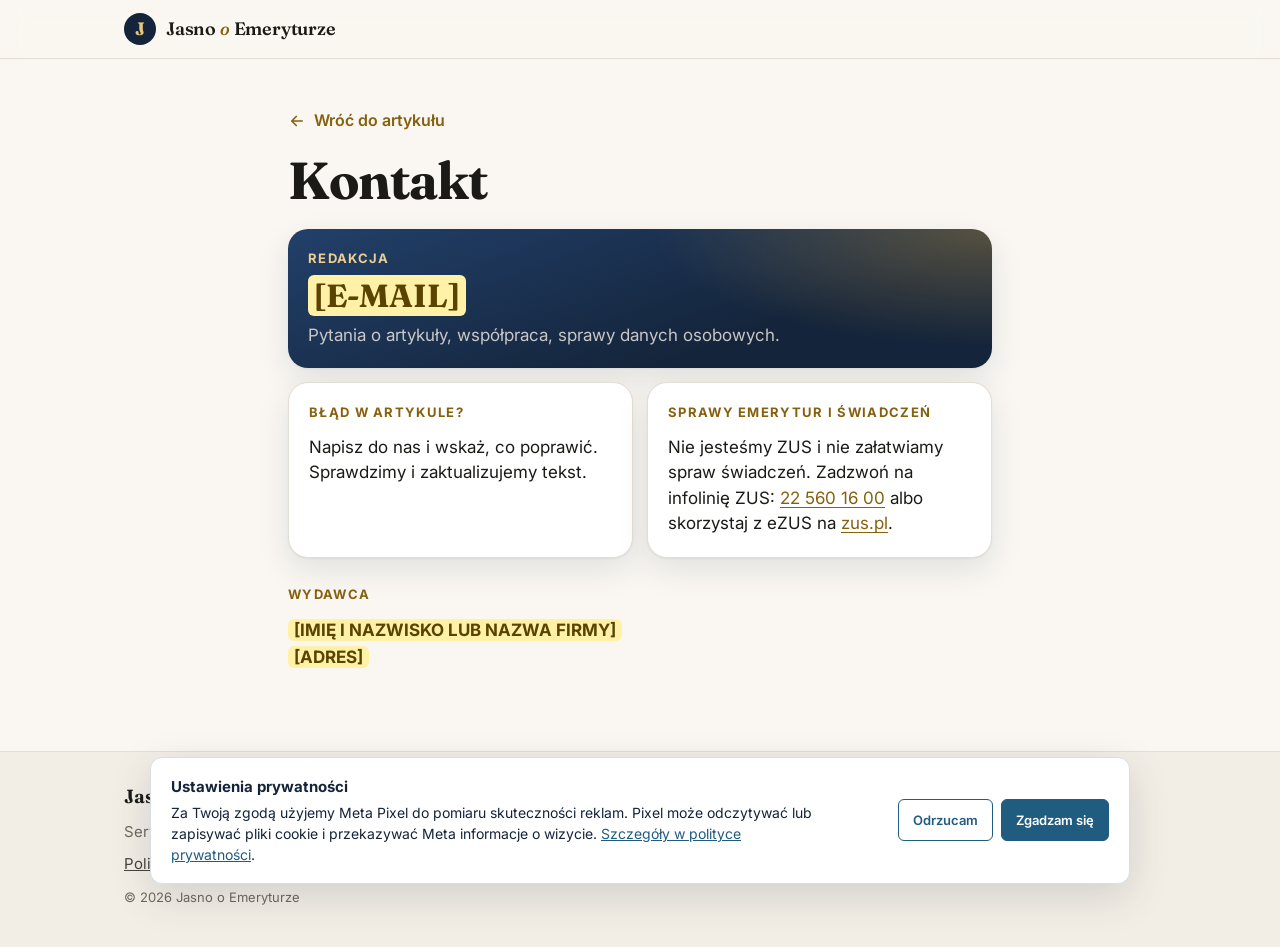
<file: kontakt.html>
<!doctype html>
<html lang="pl">
<head>
  <meta charset="utf-8">
  <meta name="viewport" content="width=device-width, initial-scale=1, viewport-fit=cover">
  <title>Kontakt · Jasno o Emeryturze</title>
  <meta name="description" content="Kontakt z redakcją serwisu Jasno o Emeryturze.">
  <meta name="theme-color" content="#14243A">
  <link rel="preconnect" href="https://fonts.googleapis.com">
  <link rel="preconnect" href="https://fonts.gstatic.com" crossorigin>
  <link href="https://fonts.googleapis.com/css2?family=Fraunces:opsz,wght@9..144,500..700&family=Inter:wght@400..800&display=swap" rel="stylesheet">
  <link rel="stylesheet" href="style.css">
  <script defer src="pixel-consent.js"></script>
</head>
<body>
  <header class="site-header">
    <div class="wrap header-inner">
      <a class="brand" href="index.html" aria-label="Jasno o Emeryturze, strona główna">
        <span class="brand-mark" aria-hidden="true">J</span>
        <span class="brand-name">Jasno <i>o</i> Emeryturze</span>
      </a>
    </div>
  </header>

  <main class="doc wrap-narrow">
    <a class="back-link" href="index.html">
      <svg viewBox="0 0 24 24" width="18" height="18" aria-hidden="true"><path d="M19 12H6M11 6l-6 6 6 6" fill="none" stroke="currentColor" stroke-width="2.2" stroke-linecap="round" stroke-linejoin="round"/></svg>
      Wróć do artykułu
    </a>

    <h1>Kontakt</h1>

    <div class="contact-cards">
      <section class="contact-card contact-card-main">
        <p class="contact-kicker">Redakcja</p>
        <a class="contact-email" href="mailto:"><mark class="fill">[E-MAIL]</mark></a>
        <p>Pytania o artykuły, współpraca, sprawy danych osobowych.</p>
      </section>

      <section class="contact-card">
        <p class="contact-kicker">Błąd w artykule?</p>
        <p>Napisz do nas i wskaż, co poprawić. Sprawdzimy i zaktualizujemy tekst.</p>
      </section>

      <section class="contact-card">
        <p class="contact-kicker">Sprawy emerytur i świadczeń</p>
        <p>Nie jesteśmy ZUS i nie załatwiamy spraw świadczeń. Zadzwoń na infolinię ZUS: <a href="tel:+48225601600">22&nbsp;560&nbsp;16&nbsp;00</a> albo skorzystaj z eZUS na <a href="https://www.zus.pl/" target="_blank" rel="noopener">zus.pl</a>.</p>
      </section>
    </div>

    <section class="publisher">
      <p class="contact-kicker">Wydawca</p>
      <p><mark class="fill">[IMIĘ I NAZWISKO LUB NAZWA FIRMY]</mark><br><mark class="fill">[ADRES]</mark></p>
    </section>
  </main>

  <footer class="site-footer site-footer-doc">
    <div class="wrap footer-inner">
      <p class="footer-brand">Jasno <i>o</i> Emeryturze</p>
      <p>Serwis informacyjny. Nie jesteśmy Zakładem Ubezpieczeń Społecznych i&nbsp;nie pośredniczymy w&nbsp;wypłacie świadczeń.</p>
      <nav class="footer-links" aria-label="Informacje">
        <a href="polityka-prywatnosci.html">Polityka prywatności</a>
        <a href="kontakt.html" aria-current="page">Kontakt</a>
      </nav>
      <p class="footer-copy">© 2026 Jasno o Emeryturze</p>
    </div>
  </footer>
</body>
</html>
</file>
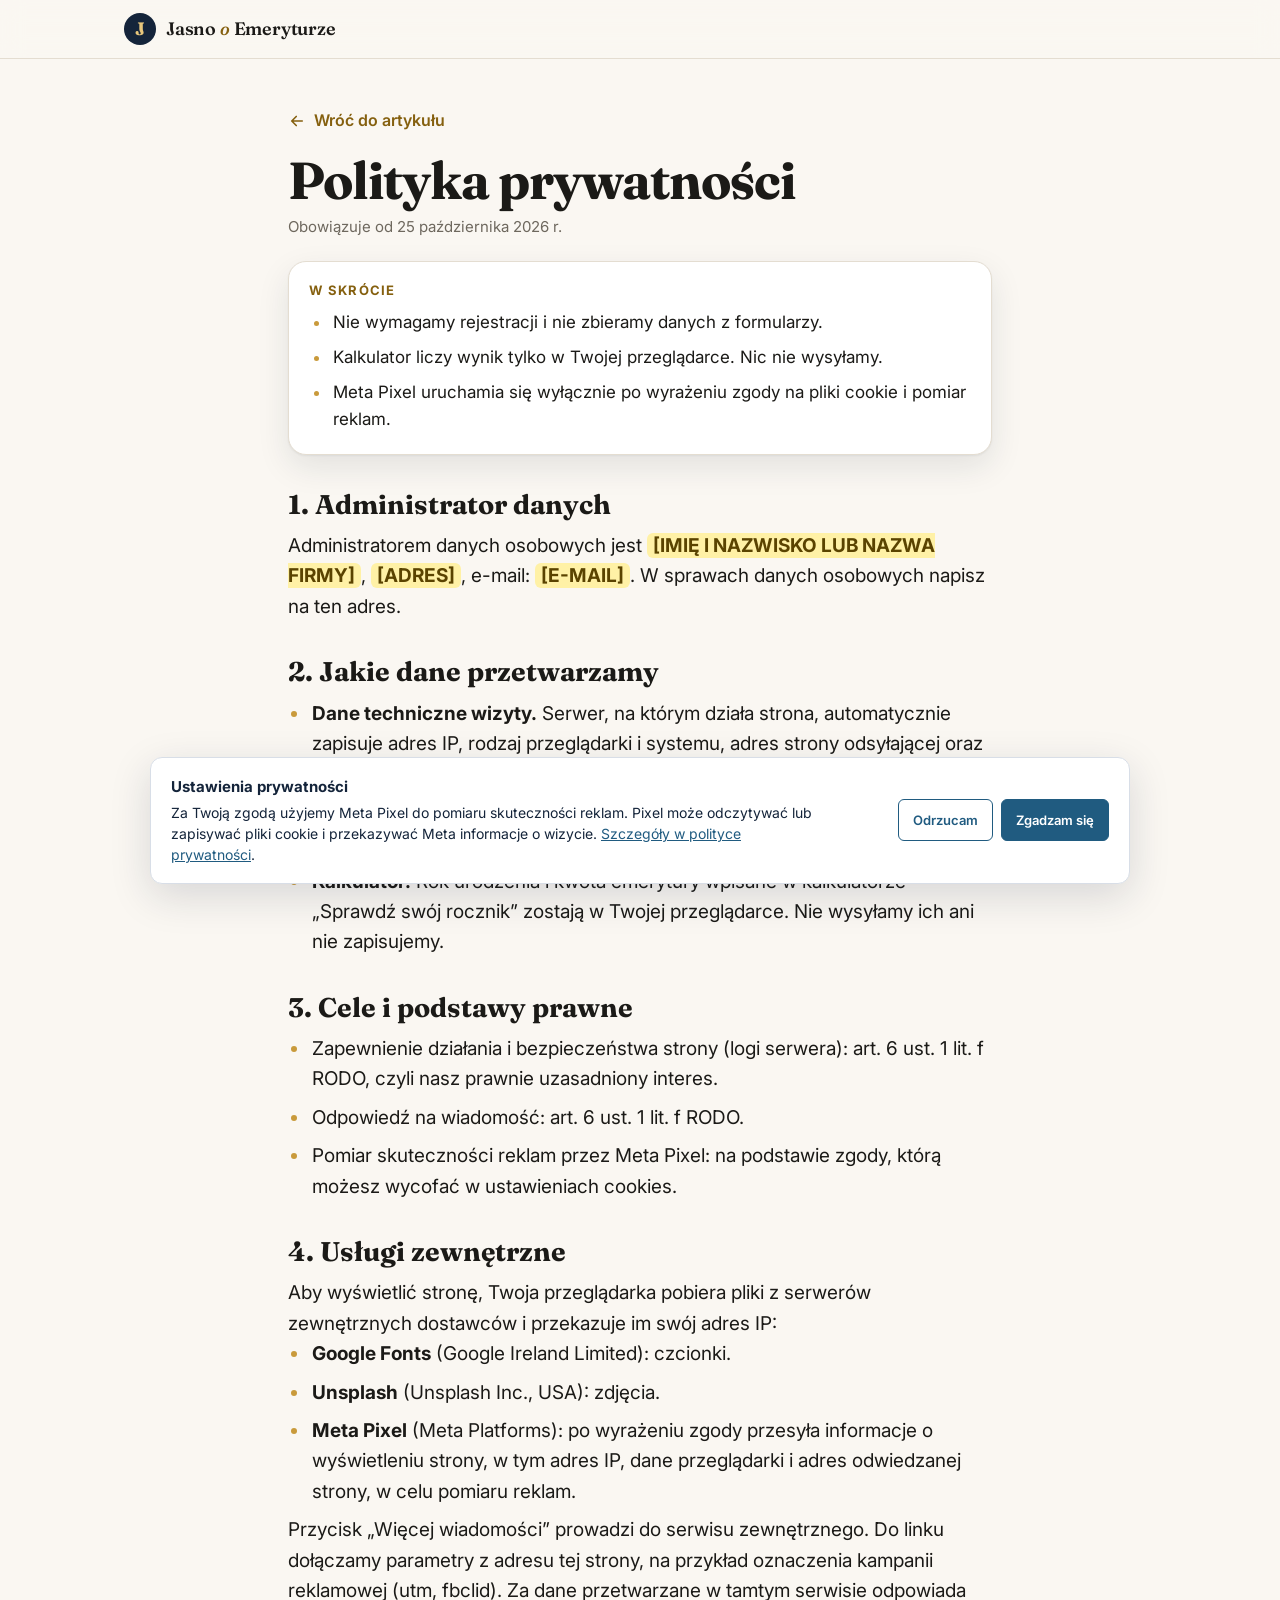
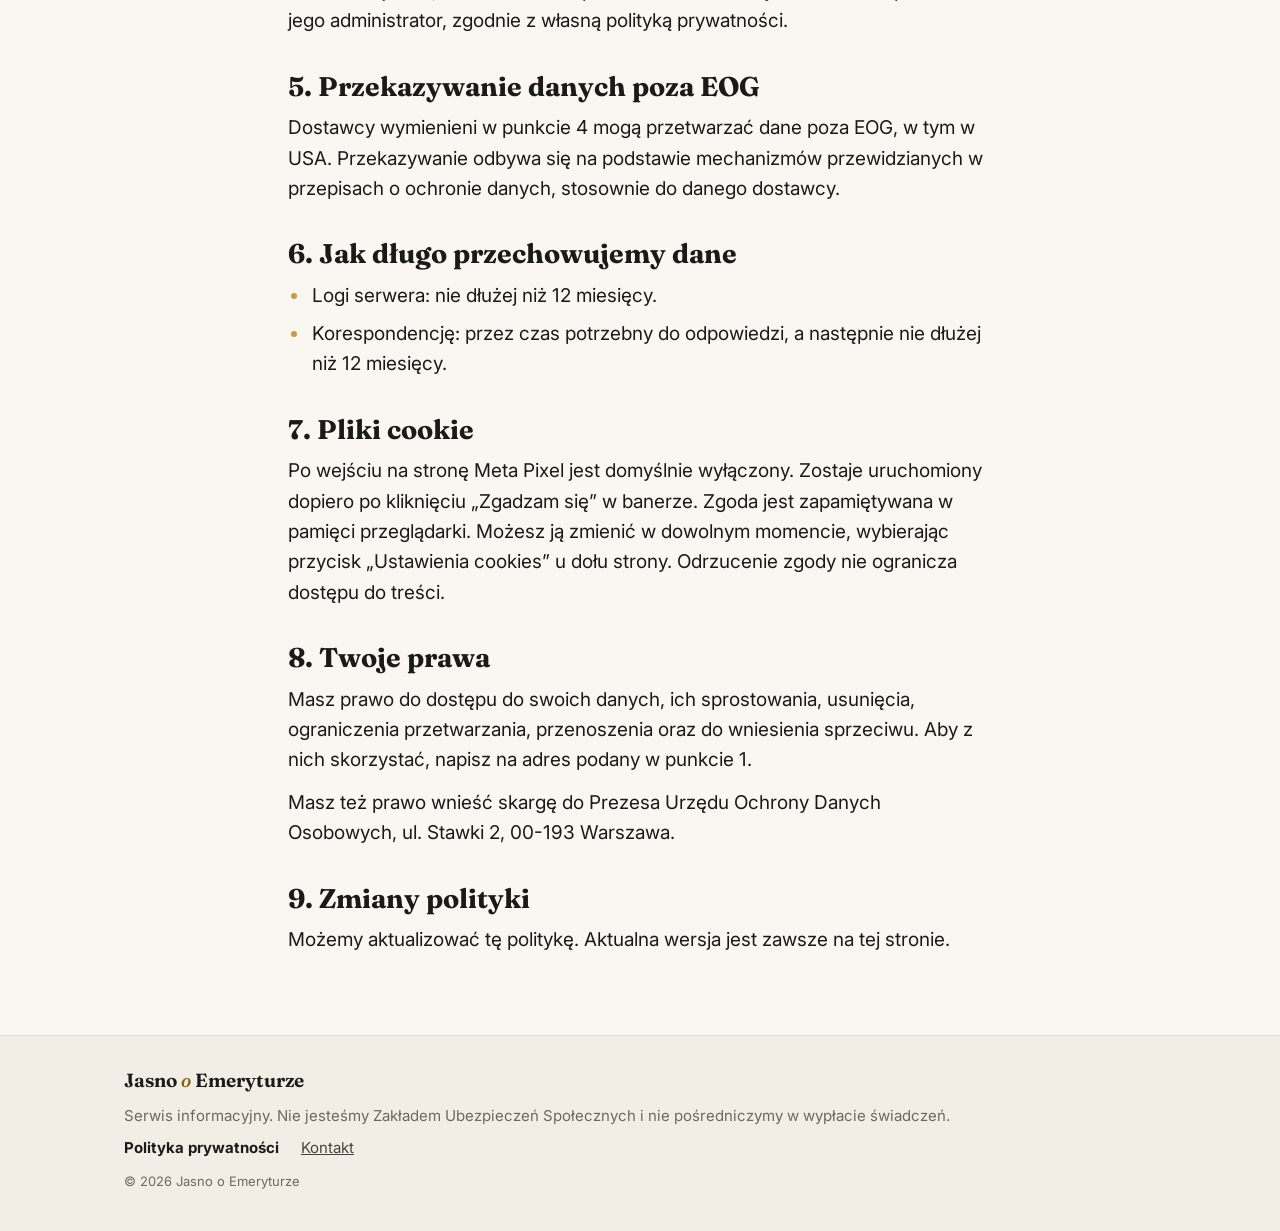
<file: polityka-prywatnosci.html>
<!doctype html>
<html lang="pl">
<head>
  <meta charset="utf-8">
  <meta name="viewport" content="width=device-width, initial-scale=1, viewport-fit=cover">
  <title>Polityka prywatności · Jasno o Emeryturze</title>
  <meta name="description" content="Polityka prywatności serwisu Jasno o Emeryturze: jakie dane zbieramy, w jakim celu i jakie masz prawa.">
  <meta name="theme-color" content="#14243A">
  <link rel="preconnect" href="https://fonts.googleapis.com">
  <link rel="preconnect" href="https://fonts.gstatic.com" crossorigin>
  <link href="https://fonts.googleapis.com/css2?family=Fraunces:opsz,wght@9..144,500..700&family=Inter:wght@400..800&display=swap" rel="stylesheet">
  <link rel="stylesheet" href="style.css">
  <script defer src="pixel-consent.js"></script>
</head>
<body>
  <header class="site-header">
    <div class="wrap header-inner">
      <a class="brand" href="index.html" aria-label="Jasno o Emeryturze, strona główna">
        <span class="brand-mark" aria-hidden="true">J</span>
        <span class="brand-name">Jasno <i>o</i> Emeryturze</span>
      </a>
    </div>
  </header>

  <main class="doc wrap-narrow">
    <a class="back-link" href="index.html">
      <svg viewBox="0 0 24 24" width="18" height="18" aria-hidden="true"><path d="M19 12H6M11 6l-6 6 6 6" fill="none" stroke="currentColor" stroke-width="2.2" stroke-linecap="round" stroke-linejoin="round"/></svg>
      Wróć do artykułu
    </a>

    <h1>Polityka prywatności</h1>
    <p class="doc-date">Obowiązuje od 25 października 2026 r.</p>

    <section class="doc-summary" aria-label="W skrócie">
      <p class="doc-summary-title">W skrócie</p>
      <ul>
        <li>Nie wymagamy rejestracji i nie zbieramy danych z formularzy.</li>
        <li>Kalkulator liczy wynik tylko w Twojej przeglądarce. Nic nie wysyłamy.</li>
        <li>Meta Pixel uruchamia się wyłącznie po wyrażeniu zgody na pliki cookie i pomiar reklam.</li>
      </ul>
    </section>

    <h2>1. Administrator danych</h2>
    <p>Administratorem danych osobowych jest <mark class="fill">[IMIĘ I NAZWISKO LUB NAZWA FIRMY]</mark>, <mark class="fill">[ADRES]</mark>, e-mail: <mark class="fill">[E-MAIL]</mark>. W sprawach danych osobowych napisz na ten adres.</p>

    <h2>2. Jakie dane przetwarzamy</h2>
    <ul>
      <li><b>Dane techniczne wizyty.</b> Serwer, na którym działa strona, automatycznie zapisuje adres IP, rodzaj przeglądarki i systemu, adres strony odsyłającej oraz datę i godzinę wizyty (logi serwera).</li>
      <li><b>Korespondencja.</b> Jeśli napiszesz do nas e-mail, przetwarzamy Twój adres e-mail i treść wiadomości.</li>
      <li><b>Kalkulator.</b> Rok urodzenia i kwota emerytury wpisane w kalkulatorze „Sprawdź swój rocznik” zostają w Twojej przeglądarce. Nie wysyłamy ich ani nie zapisujemy.</li>
    </ul>

    <h2>3. Cele i podstawy prawne</h2>
    <ul>
      <li>Zapewnienie działania i bezpieczeństwa strony (logi serwera): art. 6 ust. 1 lit. f RODO, czyli nasz prawnie uzasadniony interes.</li>
      <li>Odpowiedź na wiadomość: art. 6 ust. 1 lit. f RODO.</li>
      <li>Pomiar skuteczności reklam przez Meta Pixel: na podstawie zgody, którą możesz wycofać w ustawieniach cookies.</li>
    </ul>

    <h2>4. Usługi zewnętrzne</h2>
    <p>Aby wyświetlić stronę, Twoja przeglądarka pobiera pliki z serwerów zewnętrznych dostawców i przekazuje im swój adres IP:</p>
    <ul>
      <li><b>Google Fonts</b> (Google Ireland Limited): czcionki.</li>
      <li><b>Unsplash</b> (Unsplash Inc., USA): zdjęcia.</li>
      <li><b>Meta Pixel</b> (Meta Platforms): po wyrażeniu zgody przesyła informacje o wyświetleniu strony, w tym adres IP, dane przeglądarki i adres odwiedzanej strony, w celu pomiaru reklam.</li>
    </ul>
    <p>Przycisk „Więcej wiadomości” prowadzi do serwisu zewnętrznego. Do linku dołączamy parametry z adresu tej strony, na przykład oznaczenia kampanii reklamowej (utm, fbclid). Za dane przetwarzane w tamtym serwisie odpowiada jego administrator, zgodnie z własną polityką prywatności.</p>

    <h2>5. Przekazywanie danych poza EOG</h2>
    <p>Dostawcy wymienieni w punkcie 4 mogą przetwarzać dane poza EOG, w tym w USA. Przekazywanie odbywa się na podstawie mechanizmów przewidzianych w przepisach o ochronie danych, stosownie do danego dostawcy.</p>

    <h2>6. Jak długo przechowujemy dane</h2>
    <ul>
      <li>Logi serwera: nie dłużej niż 12 miesięcy.</li>
      <li>Korespondencję: przez czas potrzebny do odpowiedzi, a następnie nie dłużej niż 12 miesięcy.</li>
    </ul>

    <h2>7. Pliki cookie</h2>
    <p>Po wejściu na stronę Meta Pixel jest domyślnie wyłączony. Zostaje uruchomiony dopiero po kliknięciu „Zgadzam się” w banerze. Zgoda jest zapamiętywana w pamięci przeglądarki. Możesz ją zmienić w dowolnym momencie, wybierając przycisk „Ustawienia cookies” u dołu strony. Odrzucenie zgody nie ogranicza dostępu do treści.</p>

    <h2>8. Twoje prawa</h2>
    <p>Masz prawo do dostępu do swoich danych, ich sprostowania, usunięcia, ograniczenia przetwarzania, przenoszenia oraz do wniesienia sprzeciwu. Aby z nich skorzystać, napisz na adres podany w punkcie 1.</p>
    <p>Masz też prawo wnieść skargę do Prezesa Urzędu Ochrony Danych Osobowych, ul. Stawki 2, 00-193 Warszawa.</p>

    <h2>9. Zmiany polityki</h2>
    <p>Możemy aktualizować tę politykę. Aktualna wersja jest zawsze na tej stronie.</p>
  </main>

  <footer class="site-footer site-footer-doc">
    <div class="wrap footer-inner">
      <p class="footer-brand">Jasno <i>o</i> Emeryturze</p>
      <p>Serwis informacyjny. Nie jesteśmy Zakładem Ubezpieczeń Społecznych i&nbsp;nie pośredniczymy w&nbsp;wypłacie świadczeń.</p>
      <nav class="footer-links" aria-label="Informacje">
        <a href="polityka-prywatnosci.html" aria-current="page">Polityka prywatności</a>
        <a href="kontakt.html">Kontakt</a>
      </nav>
      <p class="footer-copy">© 2026 Jasno o Emeryturze</p>
    </div>
  </footer>
</body>
</html>
</file>
<file: style.css>
/* ---------- Цвета и шрифты ---------- */
:root {
  --paper: #faf7f2;
  --paper-2: #f3eee5;
  --card: #ffffff;
  --ink: #1b1a17;
  --ink-2: #47433c;
  --muted: #6e685e;
  --line: #e4ddd1;
  --navy: #14243a;
  --navy-2: #1f3858;
  --gold: #c99a3b;
  --gold-2: #e8c77c;
  --gold-ink: #85600f;
  --gold-soft: #f7ecd4;
  --hot: #d13b2a;
  --hot-soft: #fbe6e2;
  --ok: #2b7353;
  --ok-soft: #e2f1e8;
  --warn: #a2402e;
  --focus: #c99a3b;
  --shadow: 0 1px 2px rgba(20, 36, 58, .06), 0 12px 32px rgba(20, 36, 58, .1);
  --serif: "Fraunces", Georgia, "Times New Roman", serif;
  --sans: "Inter", system-ui, -apple-system, "Segoe UI", Roboto, Arial, sans-serif;
  color-scheme: light;
}

@media (prefers-color-scheme: dark) {
  :root:not([data-theme="light"]) {
    --paper: #11151b;
    --paper-2: #171c24;
    --card: #1a2029;
    --ink: #ede8df;
    --ink-2: #cdc6ba;
    --muted: #9d968a;
    --line: #2a313c;
    --navy: #22406a;
    --navy-2: #2b4f80;
    --gold: #d6aa52;
    --gold-2: #ecd08f;
    --gold-ink: #e2bd6c;
    --gold-soft: #2a2416;
    --hot: #f0715f;
    --hot-soft: #2e1916;
    --ok: #6cc59a;
    --ok-soft: #17291f;
    --warn: #ec8f7c;
    --shadow: 0 1px 2px rgba(0, 0, 0, .3), 0 12px 32px rgba(0, 0, 0, .4);
    color-scheme: dark;
  }
}

:root[data-theme="dark"] {
  --paper: #11151b;
  --paper-2: #171c24;
  --card: #1a2029;
  --ink: #ede8df;
  --ink-2: #cdc6ba;
  --muted: #9d968a;
  --line: #2a313c;
  --navy: #22406a;
  --navy-2: #2b4f80;
  --gold: #d6aa52;
  --gold-2: #ecd08f;
  --gold-ink: #e2bd6c;
  --gold-soft: #2a2416;
  --hot: #f0715f;
  --hot-soft: #2e1916;
  --ok: #6cc59a;
  --ok-soft: #17291f;
  --warn: #ec8f7c;
  --shadow: 0 1px 2px rgba(0, 0, 0, .3), 0 12px 32px rgba(0, 0, 0, .4);
  color-scheme: dark;
}

/* ---------- Основа ---------- */
*, *::before, *::after { box-sizing: border-box; }

html {
  -webkit-text-size-adjust: 100%;
  scroll-behavior: smooth;
  scroll-padding-top: 72px;
}

body {
  margin: 0;
  background: var(--paper);
  color: var(--ink);
  font-family: var(--sans);
  font-size: 19px;
  line-height: 1.6;
  -webkit-font-smoothing: antialiased;
  text-rendering: optimizeLegibility;
}

img, svg { display: block; max-width: 100%; }
a { color: inherit; }
button, input { font: inherit; color: inherit; }
button { cursor: pointer; }
p { margin: 0; }

:focus-visible {
  outline: 3px solid var(--focus);
  outline-offset: 3px;
  border-radius: 10px;
}

.wrap {
  width: 100%;
  max-width: 1080px;
  margin-inline: auto;
  padding-inline: 16px;
}

.wrap-narrow {
  width: 100%;
  max-width: 752px;
  margin-inline: auto;
  padding-inline: 16px;
}

@media (min-width: 640px) {
  .wrap, .wrap-narrow { padding-inline: 24px; }
}

@media (min-width: 1800px) {
  body { font-size: 20px; }
  .wrap { max-width: 1160px; }
  .wrap-narrow { max-width: 820px; }
}

/* ---------- Полоса прогресса чтения ---------- */
.progress {
  position: fixed;
  inset: 0 0 auto 0;
  height: 3px;
  z-index: 60;
  pointer-events: none;
}

.progress span {
  display: block;
  height: 100%;
  transform-origin: 0 50%;
  transform: scaleX(0);
  background: linear-gradient(90deg, var(--gold), var(--gold-2));
}

/* ---------- Шапка ---------- */
.site-header {
  position: sticky;
  top: 0;
  z-index: 50;
  background: color-mix(in srgb, var(--paper) 88%, transparent);
  -webkit-backdrop-filter: saturate(160%) blur(12px);
  backdrop-filter: saturate(160%) blur(12px);
  border-bottom: 1px solid var(--line);
}

.header-inner {
  display: flex;
  align-items: center;
  justify-content: space-between;
  gap: 12px;
  height: 58px;
}

.brand {
  display: inline-flex;
  align-items: center;
  gap: 10px;
  min-width: 0;
  text-decoration: none;
}

.brand-mark {
  flex: none;
  display: grid;
  place-items: center;
  width: 32px;
  height: 32px;
  border-radius: 50%;
  background: var(--navy);
  color: var(--gold-2);
  font-family: var(--serif);
  font-weight: 700;
  font-size: 18px;
  line-height: 1;
}

.brand-name {
  font-family: var(--serif);
  font-weight: 600;
  font-size: 18px;
  letter-spacing: -.01em;
  white-space: nowrap;
}

.brand-name i { font-weight: 500; color: var(--gold-ink); }

.header-cta {
  flex: none;
  padding: 8px 14px;
  border-radius: 999px;
  background: var(--navy);
  color: var(--gold-2);
  font-size: 14px;
  font-weight: 700;
  text-decoration: none;
  white-space: nowrap;
}

@media (max-width: 479px) {
  .header-cta { display: none; }
}

@media (hover: hover) {
  .header-cta:hover { background: var(--navy-2); }
}

/* ---------- Заголовок ---------- */
.article-head { padding-top: 26px; }

@media (min-width: 760px) {
  .article-head { padding-top: 48px; text-align: center; }
}

.badge {
  display: inline-flex;
  align-items: center;
  gap: 8px;
  margin-bottom: 14px;
  padding: 6px 12px 6px 10px;
  border-radius: 999px;
  background: var(--hot-soft);
  color: var(--hot);
  font-size: 13px;
  font-weight: 700;
  letter-spacing: .06em;
  text-transform: uppercase;
}

.badge-dot {
  width: 8px;
  height: 8px;
  border-radius: 50%;
  background: var(--hot);
  box-shadow: 0 0 0 0 color-mix(in srgb, var(--hot) 60%, transparent);
  animation: pulse 1.8s ease-out infinite;
}

@keyframes pulse {
  0% { box-shadow: 0 0 0 0 color-mix(in srgb, var(--hot) 55%, transparent); }
  100% { box-shadow: 0 0 0 10px color-mix(in srgb, var(--hot) 0%, transparent); }
}

h1 {
  margin: 0 0 14px;
  font-family: var(--serif);
  font-weight: 700;
  font-size: clamp(33px, 7.4vw, 60px);
  line-height: 1.04;
  letter-spacing: -.02em;
  text-wrap: balance;
}

.lead {
  margin-bottom: 12px;
  font-size: clamp(19px, 2.6vw, 23px);
  line-height: 1.45;
  color: var(--ink-2);
  text-wrap: balance;
}

.lead b {
  color: var(--ink);
  font-weight: 700;
  background: linear-gradient(transparent 62%, color-mix(in srgb, var(--gold) 45%, transparent) 62%);
  padding: 0 2px;
}

.byline { font-size: 14px; color: var(--muted); }

/* ---------- Главное фото ---------- */
.hero { margin: 20px auto 0; }

@media (min-width: 760px) {
  .hero { margin-top: 34px; }
}

.hero-photo {
  position: relative;
  overflow: hidden;
  border-radius: 24px;
  aspect-ratio: 4 / 3;
  background: var(--paper-2);
  box-shadow: var(--shadow);
}

@media (min-width: 760px) {
  .hero-photo { aspect-ratio: 16 / 9; border-radius: 30px; }
}

.hero-photo img {
  width: 100%;
  height: 100%;
  object-fit: cover;
  object-position: 50% 35%;
}

.hero-photo::after {
  content: "";
  position: absolute;
  inset: 55% 0 0 0;
  background: linear-gradient(180deg, rgba(13, 24, 40, 0) 0%, rgba(13, 24, 40, .55) 100%);
  pointer-events: none;
}

.sticker {
  position: absolute;
  top: 14px;
  right: 14px;
  z-index: 1;
  display: grid;
  place-content: center;
  justify-items: center;
  width: 112px;
  height: 112px;
  border-radius: 50%;
  background: radial-gradient(circle at 35% 30%, #fbe6b0 0%, #e2b964 48%, #c08a2c 100%);
  color: #14243a;
  font-family: var(--serif);
  font-weight: 700;
  font-size: 20px;
  line-height: 1.05;
  text-align: center;
  transform: rotate(-9deg);
  box-shadow: 0 10px 24px -8px rgba(0, 0, 0, .45), inset 0 0 0 3px rgba(255, 255, 255, .35);
}

.sticker small {
  font-family: var(--sans);
  font-size: 11px;
  font-weight: 700;
  letter-spacing: .06em;
  text-transform: uppercase;
}

@media (min-width: 760px) {
  .sticker { top: 24px; right: 24px; width: 150px; height: 150px; font-size: 27px; }
  .sticker small { font-size: 13px; }
}

.hero-chip {
  position: absolute;
  left: 12px;
  bottom: 12px;
  z-index: 1;
  max-width: calc(100% - 24px);
  padding: 9px 14px;
  border-radius: 999px;
  background: rgba(255, 255, 255, .94);
  color: #14243a;
  font-size: 15px;
  font-weight: 600;
  line-height: 1.25;
  box-shadow: 0 6px 18px rgba(0, 0, 0, .2);
}

.hero-chip b { color: #8a5c0c; font-weight: 800; white-space: nowrap; }

@media (max-width: 359px) {
  .hero-chip { padding: 8px 12px; font-size: 13px; }
  .sticker { width: 100px; height: 100px; font-size: 18px; }
}

@media (min-width: 760px) {
  .hero-chip { left: 24px; bottom: 24px; padding: 12px 20px; font-size: 18px; }
}

/* ---------- Проверка рочника ---------- */
.calc-section { margin-top: 22px; }

.calc {
  margin: 0;
  border-radius: 26px;
  background: var(--card);
  border: 1px solid var(--line);
  box-shadow: var(--shadow);
  overflow: hidden;
}

.calc-head {
  padding: 20px 20px 4px;
  text-align: center;
}

.calc-head h2 {
  margin: 0;
  font-family: var(--serif);
  font-weight: 700;
  font-size: clamp(27px, 5vw, 34px);
  line-height: 1.1;
}

.calc-head p { margin-top: 4px; font-size: 15px; color: var(--muted); }

.calc-body { display: grid; grid-template-columns: minmax(0, 1fr); }

@media (min-width: 900px) {
  .calc-head { padding: 28px 32px 8px; }
  .calc-body { grid-template-columns: minmax(0, 1fr) minmax(0, 1.1fr); }
}

.calc-inputs { padding: 14px 20px 4px; }

@media (min-width: 900px) {
  .calc-inputs { padding: 22px 32px 24px; }
}

.field { margin-bottom: 16px; }

.field-label {
  display: block;
  margin-bottom: 8px;
  font-size: 15px;
  font-weight: 600;
  color: var(--ink-2);
}

.big-input {
  width: 100%;
  height: 62px;
  padding: 0 16px;
  border-radius: 16px;
  border: 1.5px solid var(--line);
  background: var(--paper);
  font-size: 26px;
  font-weight: 700;
  font-variant-numeric: tabular-nums;
  transition: border-color .15s ease, box-shadow .15s ease;
}

.big-input:focus {
  outline: none;
  border-color: var(--gold);
  box-shadow: 0 0 0 4px color-mix(in srgb, var(--gold) 22%, transparent);
}

.big-input[aria-invalid="true"] { border-color: var(--warn); }

.stepper {
  display: grid;
  grid-template-columns: 62px minmax(0, 1fr) 62px;
  gap: 8px;
}

.stepper .big-input { text-align: center; }

.step-btn {
  display: grid;
  place-items: center;
  height: 62px;
  border: 0;
  border-radius: 16px;
  background: var(--navy);
  color: var(--gold-2);
  touch-action: manipulation;
  -webkit-tap-highlight-color: transparent;
}

.step-btn:active { transform: scale(.96); }

@media (hover: hover) {
  .step-btn:hover { background: var(--navy-2); }
}

.money { position: relative; }
.money .big-input { padding-right: 104px; }

.money-suffix {
  position: absolute;
  right: 16px;
  top: 50%;
  transform: translateY(-50%);
  font-size: 15px;
  font-weight: 500;
  color: var(--muted);
  pointer-events: none;
}

.range {
  --fill: 25%;
  -webkit-appearance: none;
  appearance: none;
  width: 100%;
  height: 34px;
  margin: 10px 0 0;
  background: transparent;
  cursor: pointer;
}

.range:focus { outline: none; }
.range:focus-visible { outline: 3px solid var(--focus); outline-offset: 2px; border-radius: 10px; }

.range::-webkit-slider-runnable-track {
  height: 8px;
  border-radius: 999px;
  background: linear-gradient(90deg, var(--gold) 0 var(--fill), var(--line) var(--fill) 100%);
}

.range::-moz-range-track { height: 8px; border-radius: 999px; background: var(--line); }
.range::-moz-range-progress { height: 8px; border-radius: 999px; background: var(--gold); }

.range::-webkit-slider-thumb {
  -webkit-appearance: none;
  width: 32px;
  height: 32px;
  margin-top: -12px;
  border-radius: 50%;
  background: #fff;
  border: 3px solid var(--gold);
  box-shadow: 0 2px 8px rgba(20, 36, 58, .25);
}

.range::-moz-range-thumb {
  width: 26px;
  height: 26px;
  border-radius: 50%;
  background: #fff;
  border: 3px solid var(--gold);
  box-shadow: 0 2px 8px rgba(20, 36, 58, .25);
}

.field-error { margin-top: 6px; font-size: 14px; font-weight: 500; line-height: 1.4; color: var(--warn); }
.field-error:empty { display: none; }

.calc-results { padding: 6px 20px 20px; }

@media (min-width: 900px) {
  .calc-results { padding: 22px 32px 28px 0; }
}

.reveal {
  position: relative;
  overflow: hidden;
  padding: 18px 18px 16px;
  border-radius: 20px;
  text-align: center;
  color: #f4efe6;
  background:
    radial-gradient(80% 140% at 100% 0%, rgba(214, 166, 74, .34) 0%, rgba(214, 166, 74, 0) 60%),
    linear-gradient(160deg, #22406a 0%, #14243a 70%);
}

.reveal-label {
  font-size: 13px;
  font-weight: 700;
  letter-spacing: .1em;
  text-transform: uppercase;
  color: rgba(244, 239, 230, .75);
}

.reveal-main {
  display: flex;
  flex-direction: column;
  align-items: center;
  margin-top: 4px;
}

.reveal-main span {
  font-family: var(--serif);
  font-weight: 700;
  font-size: clamp(40px, 11vw, 56px);
  line-height: 1.02;
  letter-spacing: -.02em;
  color: var(--gold-2);
  font-variant-numeric: lining-nums tabular-nums;
  white-space: nowrap;
}

.reveal-main small { font-size: 14px; color: rgba(244, 239, 230, .7); }

.reveal-plus {
  display: inline-block;
  margin-top: 10px;
  padding: 6px 14px;
  border-radius: 999px;
  background: rgba(255, 255, 255, .1);
  font-size: 16px;
  font-weight: 600;
}

.reveal-plus span { color: #fff; font-weight: 800; }
.reveal-plus[hidden] { display: none; }

.reveal.pop { animation: pop .45s cubic-bezier(.2, .9, .3, 1.3); }

@keyframes pop {
  0% { transform: scale(.97); }
  60% { transform: scale(1.015); }
  100% { transform: scale(1); }
}

.results { list-style: none; margin: 8px 0 14px; padding: 0; }

.res {
  display: flex;
  align-items: center;
  justify-content: space-between;
  gap: 12px;
  padding: 11px 2px;
  border-bottom: 1px solid var(--line);
}

.res-name { display: flex; align-items: center; gap: 10px; min-width: 0; font-size: 16px; font-weight: 600; line-height: 1.3; }

.res-icon {
  flex: none;
  display: grid;
  place-items: center;
  width: 24px;
  height: 24px;
  border-radius: 50%;
  background: var(--ok-soft);
  color: var(--ok);
}

.res-value {
  flex: none;
  font-size: 17px;
  font-weight: 800;
  font-variant-numeric: tabular-nums;
  white-space: nowrap;
}

.res-value small { font-size: 13px; font-weight: 500; color: var(--muted); }

.res.is-off .res-name { color: var(--muted); font-weight: 500; }
.res.is-off .res-icon { background: var(--paper-2); color: var(--muted); }
.res.is-off .res-value { font-size: 14px; font-weight: 500; color: var(--muted); }

.calc-cta {
  display: flex;
  align-items: center;
  justify-content: center;
  gap: 10px;
  min-height: 60px;
  padding: 12px 20px;
  border-radius: 999px;
  background: linear-gradient(180deg, #f0d48f 0%, #d6a64a 100%);
  color: #14243a;
  font-size: 18px;
  font-weight: 800;
  text-align: center;
  text-decoration: none;
  box-shadow: 0 12px 26px -12px rgba(214, 166, 74, .9);
  transition: transform .15s ease;
}

.calc-cta:active { transform: scale(.98); }

@media (hover: hover) {
  .calc-cta:hover { transform: translateY(-1px); }
}

.fine { margin-top: 10px; font-size: 13px; line-height: 1.45; color: var(--muted); text-align: center; }

/* ---------- Карточки с фото ---------- */
.winners { margin-top: 44px; }

.section-title {
  margin: 0 0 16px;
  font-family: var(--serif);
  font-weight: 700;
  font-size: clamp(28px, 5vw, 38px);
  line-height: 1.1;
  letter-spacing: -.015em;
}

@media (min-width: 760px) {
  .section-title { text-align: center; margin-bottom: 24px; }
}

.cards {
  display: grid;
  grid-template-columns: minmax(0, 1fr);
  gap: 16px;
}

@media (min-width: 640px) and (max-width: 899px) {
  .cards { grid-template-columns: repeat(2, minmax(0, 1fr)); }
  .cards .card:last-child { grid-column: 1 / -1; }
  .cards .card:last-child .card-photo { aspect-ratio: 2 / 1; }
}

@media (min-width: 900px) {
  .cards { grid-template-columns: repeat(3, minmax(0, 1fr)); gap: 20px; }
}

.card {
  overflow: hidden;
  border-radius: 22px;
  background: var(--card);
  border: 1px solid var(--line);
  box-shadow: var(--shadow);
}

.card-photo {
  position: relative;
  aspect-ratio: 4 / 3;
  background: var(--paper-2);
}

.card-photo img { width: 100%; height: 100%; object-fit: cover; }

.card-photo::after {
  content: "";
  position: absolute;
  inset: 45% 0 0 0;
  background: linear-gradient(180deg, rgba(13, 24, 40, 0) 0%, rgba(13, 24, 40, .7) 100%);
}

.card-year {
  position: absolute;
  left: 16px;
  bottom: 8px;
  z-index: 1;
  font-family: var(--serif);
  font-weight: 700;
  font-size: 64px;
  line-height: 1;
  letter-spacing: -.03em;
  background: linear-gradient(180deg, #f8e2ab 0%, #e2b964 50%, #c08a2c 100%);
  -webkit-background-clip: text;
  background-clip: text;
  color: transparent;
  filter: drop-shadow(0 2px 6px rgba(0, 0, 0, .35));
}

.card-body { padding: 16px 18px 20px; }

.card-kicker {
  font-size: 13px;
  font-weight: 700;
  letter-spacing: .1em;
  text-transform: uppercase;
  color: var(--gold-ink);
}

.card-amount {
  margin-top: 2px;
  font-family: var(--serif);
  font-weight: 700;
  font-size: 32px;
  line-height: 1.1;
  font-variant-numeric: lining-nums;
}

.card-amount small { font-family: var(--sans); font-size: 15px; font-weight: 600; color: var(--muted); }
.card-text { margin-top: 6px; font-size: 16px; line-height: 1.45; color: var(--ink-2); }

/* ---------- Цифры ---------- */
.facts {
  display: grid;
  grid-template-columns: repeat(2, minmax(0, 1fr));
  gap: 10px;
  margin-top: 26px;
}

@media (min-width: 760px) {
  .facts { grid-template-columns: repeat(4, minmax(0, 1fr)); gap: 14px; }
}

.fact {
  display: flex;
  flex-direction: column;
  gap: 2px;
  padding: 14px 14px;
  border-radius: 16px;
  background: var(--card);
  border: 1px solid var(--line);
}

.fact-num {
  font-family: var(--serif);
  font-weight: 700;
  font-size: clamp(20px, 5.4vw, 26px);
  line-height: 1.15;
  font-variant-numeric: lining-nums tabular-nums;
}

.fact-label { font-size: 14px; line-height: 1.35; color: var(--muted); }

.scam {
  margin-top: 26px;
  padding: 12px 16px;
  border-left: 4px solid var(--hot);
  border-radius: 12px;
  background: var(--hot-soft);
  font-size: 15px;
  line-height: 1.5;
  color: var(--ink-2);
}

.scam b { color: var(--hot); }

/* ---------- Блок «читать дальше» ---------- */
.cta-wrap { margin-top: 36px; }

.cta {
  position: relative;
  overflow: hidden;
  min-height: 300px;
  border-radius: 26px;
  display: flex;
  align-items: flex-end;
  isolation: isolate;
  box-shadow: var(--shadow);
}

@media (min-width: 760px) {
  .cta { min-height: 380px; border-radius: 30px; }
}

.cta-bg {
  position: absolute;
  inset: 0;
  z-index: -2;
  width: 100%;
  height: 100%;
  object-fit: cover;
  object-position: 50% 30%;
}

.cta::before {
  content: "";
  position: absolute;
  inset: 0;
  z-index: -1;
  background: linear-gradient(180deg, rgba(13, 24, 40, .05) 0%, rgba(13, 24, 40, .55) 45%, rgba(13, 24, 40, .92) 100%);
}

.cta-inner {
  display: flex;
  flex-direction: column;
  gap: 16px;
  width: 100%;
  padding: 22px 20px;
}

@media (min-width: 760px) {
  .cta-inner { flex-direction: row; align-items: flex-end; justify-content: space-between; padding: 36px 40px; }
}

.cta-title {
  max-width: 18ch;
  font-family: var(--serif);
  font-weight: 700;
  font-size: clamp(27px, 4.6vw, 40px);
  line-height: 1.08;
  color: #fff;
  text-shadow: 0 2px 12px rgba(0, 0, 0, .35);
}

.cta-btn {
  flex: none;
  display: inline-flex;
  align-items: center;
  justify-content: center;
  gap: 10px;
  height: 60px;
  padding: 0 30px;
  border-radius: 999px;
  background: linear-gradient(180deg, #f0d48f 0%, #d6a64a 100%);
  color: #14243a;
  font-size: 18px;
  font-weight: 800;
  text-decoration: none;
  box-shadow: 0 12px 26px -12px rgba(214, 166, 74, .9);
  transition: transform .15s ease;
}

.cta-btn:active { transform: scale(.98); }

@media (hover: hover) {
  .cta-btn:hover { transform: translateY(-1px); }
}

.sources {
  margin-top: 22px;
  margin-bottom: 40px;
  font-size: 13px;
  line-height: 1.6;
  color: var(--muted);
}

.sources a { color: var(--muted); }

/* ---------- Подвал ---------- */
.site-footer {
  padding: 30px 0 calc(96px + env(safe-area-inset-bottom));
  background: var(--paper-2);
  border-top: 1px solid var(--line);
  font-size: 15px;
  line-height: 1.5;
  color: var(--muted);
}

.footer-inner p { margin: 0 0 10px; }

.footer-brand {
  font-family: var(--serif);
  font-weight: 650;
  font-size: 19px;
  color: var(--ink);
}

.footer-brand i { font-weight: 500; color: var(--gold-ink); }
.footer-links { display: flex; flex-wrap: wrap; gap: 8px 22px; margin: 4px 0 12px; }
.footer-links a { color: var(--ink-2); }
.footer-copy { font-size: 13px; }

/* ---------- Плашка внизу экрана ---------- */
.sticky-cta {
  position: fixed;
  left: 50%;
  bottom: calc(12px + env(safe-area-inset-bottom));
  z-index: 55;
  display: flex;
  align-items: center;
  justify-content: space-between;
  gap: 12px;
  width: min(calc(100% - 24px), 520px);
  min-height: 56px;
  padding: 8px 8px 8px 20px;
  border-radius: 999px;
  background: #14243a;
  color: #fff;
  font-size: 16px;
  font-weight: 700;
  text-decoration: none;
  box-shadow: 0 14px 34px -10px rgba(13, 24, 40, .6);
  transform: translate(-50%, 140%);
  transition: transform .3s ease;
}

.sticky-cta.show { transform: translate(-50%, 0); }

.sticky-arrow {
  flex: none;
  display: grid;
  place-items: center;
  width: 40px;
  height: 40px;
  border-radius: 50%;
  background: linear-gradient(180deg, #f0d48f 0%, #d6a64a 100%);
  color: #14243a;
}

@media (prefers-reduced-motion: reduce) {
  html { scroll-behavior: auto; }
  *, *::before, *::after { transition-duration: .01ms !important; animation-duration: .01ms !important; animation-iteration-count: 1 !important; }
}

/* ---------- Страницы «Polityka prywatności» и «Kontakt» ---------- */
.doc { padding-top: 22px; padding-bottom: 56px; }

@media (min-width: 760px) {
  .doc { padding-top: 40px; padding-bottom: 80px; }
}

.back-link {
  display: inline-flex;
  align-items: center;
  gap: 8px;
  min-height: 44px;
  margin-bottom: 10px;
  font-size: 16px;
  font-weight: 600;
  color: var(--gold-ink);
  text-decoration: none;
}

@media (hover: hover) {
  .back-link:hover { text-decoration: underline; text-underline-offset: 4px; }
}

.doc h1 { font-size: clamp(34px, 6.4vw, 52px); margin-bottom: 8px; }
.doc-date { font-size: 15px; color: var(--muted); }

.doc h2 {
  margin: 34px 0 10px;
  font-family: var(--serif);
  font-weight: 700;
  font-size: clamp(22px, 3.6vw, 27px);
  line-height: 1.2;
}

.doc p + p { margin-top: 12px; }
.doc ul { margin: 0; padding-left: 22px; }
.doc li { margin-bottom: 8px; padding-left: 2px; }
.doc li::marker { color: var(--gold); }
.doc a:not(.back-link):not(.contact-email) { color: var(--gold-ink); text-underline-offset: 3px; }

.doc-summary {
  margin-top: 22px;
  padding: 18px 20px 12px;
  border-radius: 18px;
  background: var(--card);
  border: 1px solid var(--line);
  box-shadow: var(--shadow);
}

.doc-summary-title,
.contact-kicker {
  margin-bottom: 8px;
  font-size: 13px;
  font-weight: 700;
  letter-spacing: .1em;
  text-transform: uppercase;
  color: var(--gold-ink);
}

.doc-summary li { font-size: 17px; }

mark.fill {
  padding: 1px 6px;
  border-radius: 6px;
  background: #fff1a6;
  color: #5a4300;
  font-weight: 700;
}

.contact-cards {
  display: grid;
  grid-template-columns: minmax(0, 1fr);
  gap: 14px;
  margin-top: 22px;
}

@media (min-width: 760px) {
  .contact-cards { grid-template-columns: repeat(2, minmax(0, 1fr)); }
  .contact-card-main { grid-column: 1 / -1; }
}

.contact-card {
  padding: 20px;
  border-radius: 20px;
  background: var(--card);
  border: 1px solid var(--line);
  box-shadow: var(--shadow);
  font-size: 17px;
  line-height: 1.5;
}

.contact-card-main {
  color: #f4efe6;
  border: 0;
  background:
    radial-gradient(80% 140% at 100% 0%, rgba(214, 166, 74, .34) 0%, rgba(214, 166, 74, 0) 60%),
    linear-gradient(160deg, #22406a 0%, #14243a 70%);
}

.contact-card-main .contact-kicker { color: #ecd08f; }
.contact-card-main p { color: rgba(244, 239, 230, .8); }

.contact-email {
  display: inline-block;
  margin-bottom: 8px;
  font-family: var(--serif);
  font-weight: 700;
  font-size: clamp(24px, 5vw, 32px);
  line-height: 1.2;
  color: #fff;
  text-decoration: none;
  overflow-wrap: anywhere;
}

.publisher { margin-top: 26px; font-size: 17px; }

.site-footer-doc { padding-bottom: calc(30px + env(safe-area-inset-bottom)); }
.footer-links a[aria-current="page"] { color: var(--ink); font-weight: 700; text-decoration: none; }

/* Meta Pixel consent controls */
.pixel-consent[hidden], .pixel-consent-settings[hidden] { display: none !important; }
.pixel-consent { position: fixed; z-index: 10000; left: 16px; right: 16px; bottom: 16px; display: flex; align-items: center; justify-content: space-between; gap: 22px; max-width: 980px; margin: 0 auto; padding: 18px 20px; background: #fff; color: #14243A; border: 1px solid #d8dee7; border-radius: 12px; box-shadow: 0 12px 40px #14243a26; font: 14px/1.5 Inter, Arial, sans-serif; }
.pixel-consent-copy { max-width: 650px; }
.pixel-consent-copy strong { display: block; margin-bottom: 4px; font-size: 15px; }
.pixel-consent-copy p { margin: 0; }
.pixel-consent-copy a { color: #205b80; }
.pixel-consent-actions { display: flex; flex: 0 0 auto; gap: 8px; }
.pixel-consent-actions button, .pixel-consent-settings { min-height: 42px; padding: 9px 14px; border: 1px solid #205b80; border-radius: 6px; background: #fff; color: #205b80; font: 600 13px Inter, Arial, sans-serif; cursor: pointer; }
.pixel-consent-actions button[data-pixel-choice="accept"] { background: #205b80; color: #fff; }
.pixel-consent-settings { position: fixed; z-index: 9999; bottom: 12px; left: 12px; background: #fff; box-shadow: 0 4px 16px #14243a1a; }
.pixel-consent-actions button:hover, .pixel-consent-settings:hover { filter: brightness(.94); }
@media (max-width: 640px) { .pixel-consent { left: 10px; right: 10px; bottom: 10px; display: block; padding: 16px; } .pixel-consent-actions { margin-top: 12px; } .pixel-consent-actions button { flex: 1; } }
</file>
